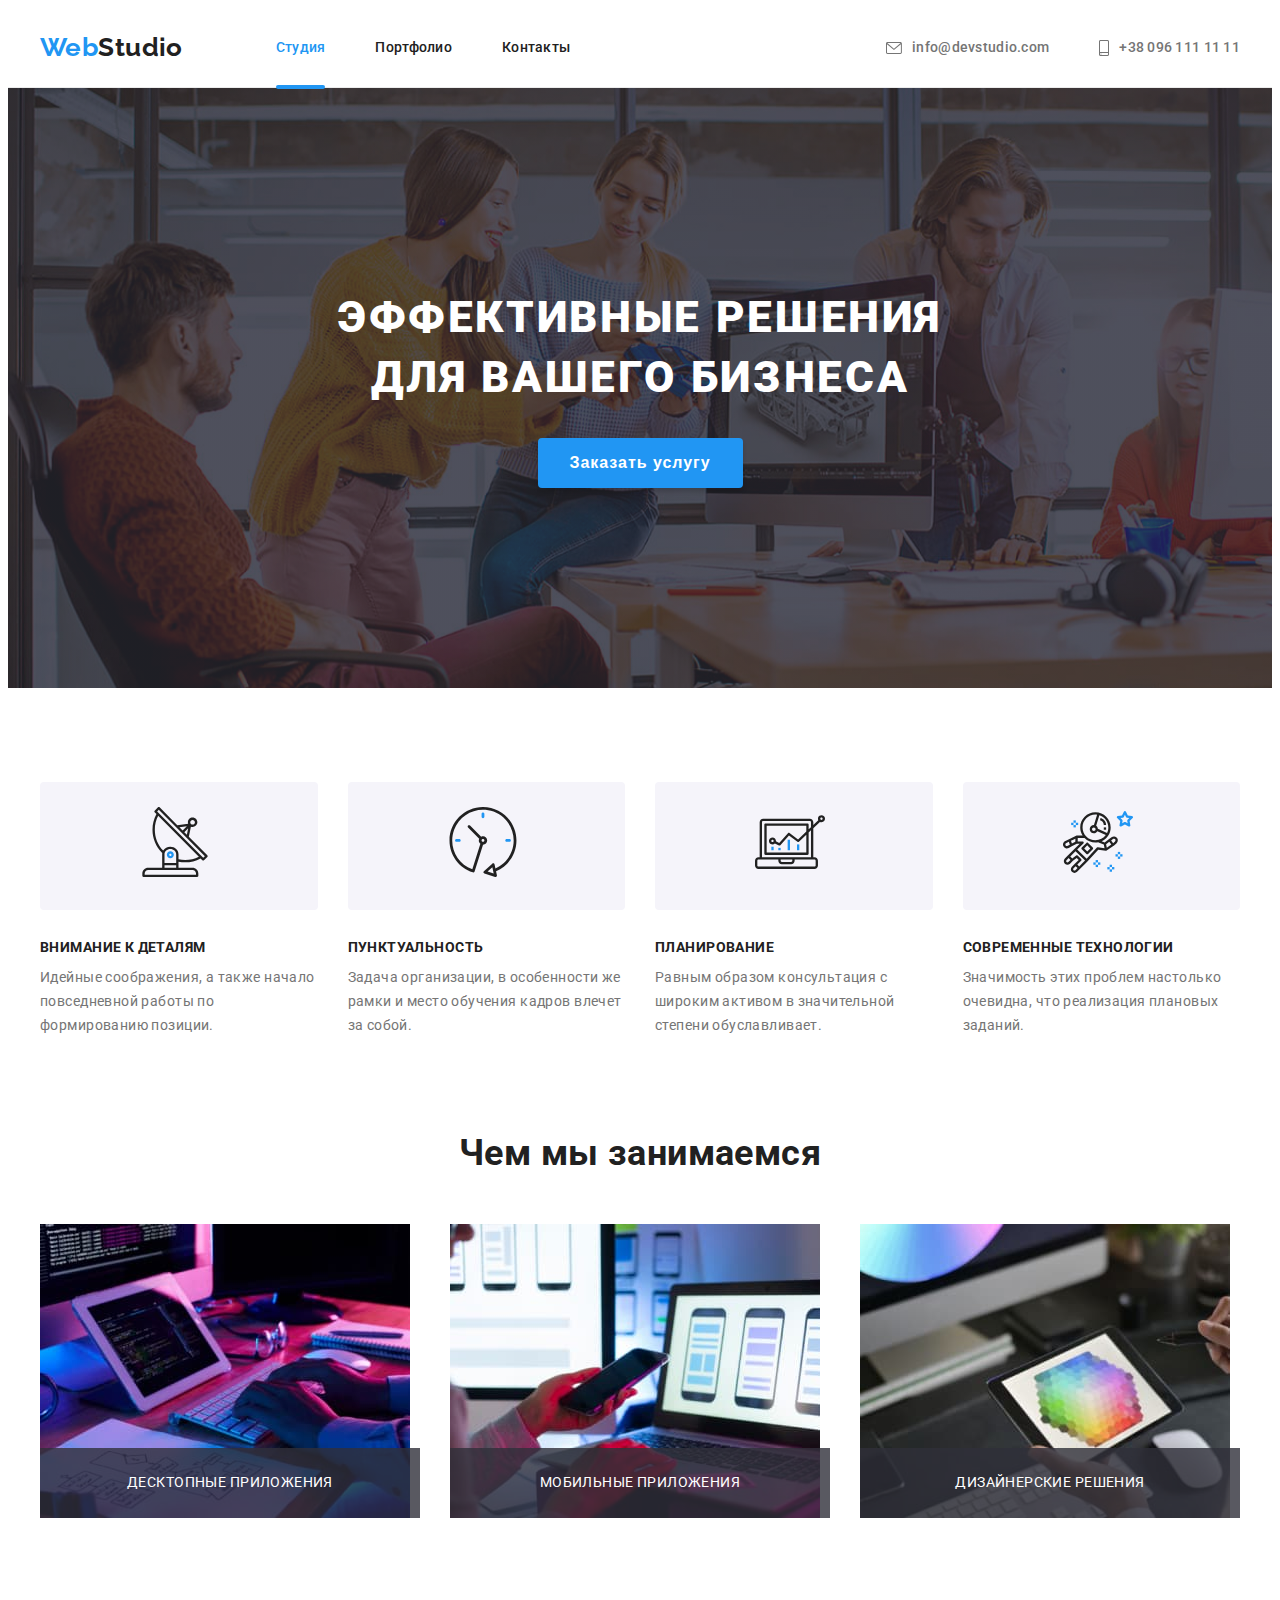
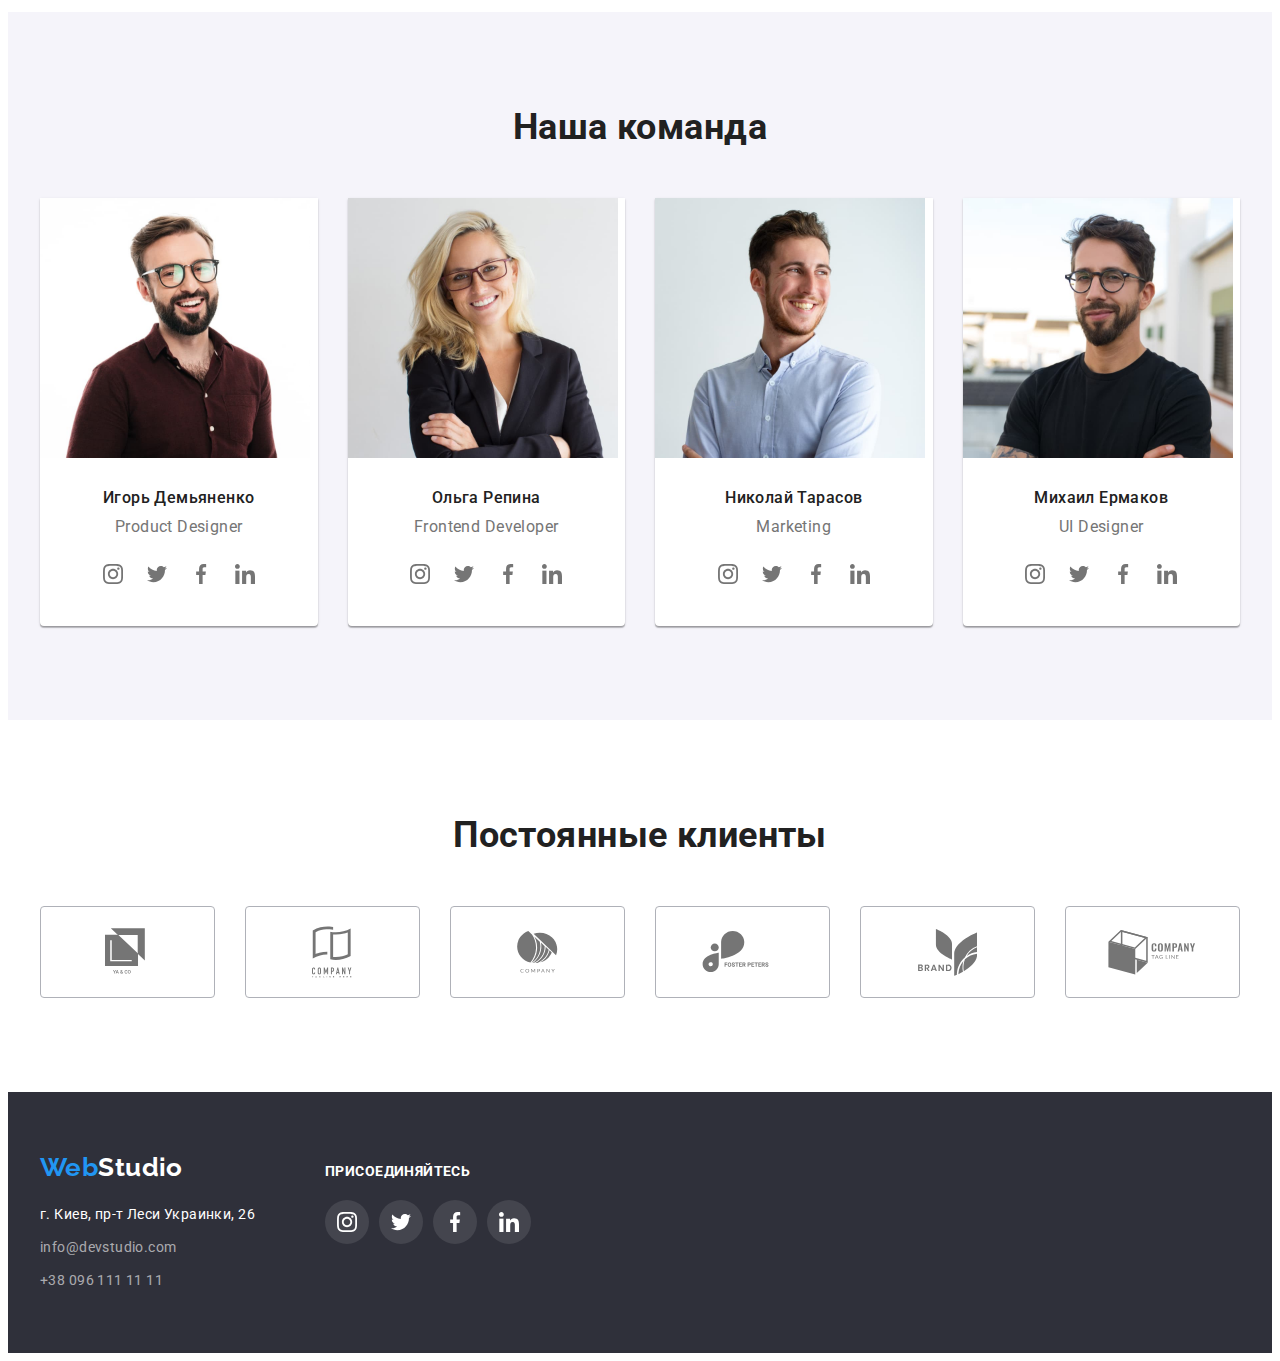
<file: index.html>
<!DOCTYPE html>
<html lang="ru">
  <head>
    <meta charset="UTF-8" />
    <meta http-equiv="X-UA-Compatible" content="IE=edge" />
    <meta name="viewport" content="width=device-width, initial-scale=1.0" />
    <title>Студия</title>
    <link rel="preconnect" href="https://fonts.gstatic.com" />
    <link href="https://fonts.googleapis.com/css2?family=Raleway:wght@700&family=Roboto:wght@400;500;700;900&display=swap" rel="stylesheet"/>
    <link rel="stylesheet" href="https://cdnjs.cloudflare.com/ajax/libs/modern-normalize/1.0.0/modern-normalize.min.css" integrity="sha512-ISS7cAi1PEhQ8jnbJpJZMd29NlhNj4AWYyLOSp2CE/CsHxTCu+r+t0D2yoJudVrd0/8fTVPUVDzY5Tvli75u/g==" crossorigin="anonymous" />
    <link rel="stylesheet" href="./css/styles.css"/>
  </head>
  <body>
    <!-- Верхняя линия-->
    <header class="page-header">
      <div class="container">
        <nav class="main-nav">
          <a href="./index.html" class="logo">Web<span class="color">Studio</span></a>
          <ul class="site-nav list">
            <li class="item"><a href="./index.html" class="link current">Студия</a></li>
            <li class="item"><a href="./portfolio.html" class="link">Портфолио</a></li>
            <li class="item"><a href="" class="link">Контакты</a></li>
          </ul>
        </nav>
        <ul class="contact list">
            <li class="item">
                <a href="mailto:info@devstudio.com" lang="en" class="link mail">
                    <svg class="mail icon" width="16" height="12">
                        <use href="./images/icons.svg#icon-envelope"></use>
                    </svg>
                    info@devstudio.com
                </a>
            </li>
            <li class="item">
                <a href="tel:+380961111111" class="link tel">
                    <svg class="tel icon" width="10" height="16">
                        <use href="./images/icons.svg#icon-smartphone"></use>
                    </svg>
                    +38 096 111 11 11
                </a>
            </li>
        </ul>
      </div>
    </header>

    <main>
      <!-- Шапка-->
      <section class="hero">
        <div class="container">
          <h1 class="hero-title">Эффективные решения<br>для вашего бизнеса</h1>
          <button type="button" class="button primary" data-modal-open>Заказать услугу</button>
        </div>
      </section>

      <!-- Особенности-->
      <section class="section feature">
        <div class="container">
          <ul class="feature-icon list">
            <li class="item">
              <div class="container-feature">
                <svg class="feature icon">
                  <use href="./images/icons.svg#icon-antenna"></use>
                </svg>
              </div>
            </li>
            <li class="item">
              <div class="container-feature">
                <svg class="feature icon">
                  <use href="./images/icons.svg#icon-clock"></use>
                </svg>
              </div>
            </li>
            <li class="item">
              <div class="container-feature">
                <svg class="feature icon">
                  <use href="./images/icons.svg#icon-diagram"></use>
                </svg>
              </div>
            </li>
            <li class="item">
              <div class="container-feature">
                <svg class="feature icon">
                  <use href="./images/icons.svg#icon-astronaut"></use>
                </svg>
              </div>
            </li>
          </ul>

          <h2 class="visually-hidden">Особености</h2>
          <ul class="feature-list list">
            <li class="item">
              <h3 class="title">Внимание к деталям</h3>
              <p>
                Идейные соображения, а также начало повседневной работы по формированию позиции.
              </p>
            </li>
            <li class="item">
              <h3 class="title">Пунктуальность</h3>
              <p>
                Задача организации, в особенности же рамки и место обучения кадров влечет за собой.
              </p>
            </li>
            <li class="item">
              <h3 class="title">Планирование</h3>
              <p>
                Равным образом консультация с широким активом в значительной степени обуславливает.
              </p>
            </li>
            <li class="item">
              <h3 class="title">Современные технологии</h3>
              <p>
                Значимость этих проблем настолько очевидна, что реализация плановых заданий.
              </p>
            </li>
          </ul>
        </div>
      </section>

      <!-- Чем мы занимаемся-->
      <section class="section work">
        <div class="container">
          <h2 class="section-title work">Чем мы занимаемся</h2>
          <ul class="work-list list">
            <li class="item">
              <img src="./images/img-box-1.jpg" alt="Делаем верстку сайтов" width="370" height="294"/>
              <p class="work-description">Десктопные приложения</p>
            </li>
            <li class="item">
              <img src="./images/img-box-2.jpg" alt="Сайты адаптируем под все устройства" width="370" height="294"/>
              <p class="work-description">Мобильные приложения</p>
            </li>
            <li class="item">
              <img src="./images/img-box-3.jpg" alt="Разрабатываем уникальные" width="370" height="294"/>
              <p class="work-description">Дизайнерские решения</p>
            </li>
          </ul>
        </div>
      </section>

      <!-- Наша команда-->
      <section class="section team">
        <div class="container">
          <h2 class="section-title">Наша команда</h2>
          <ul class="team-list list">
            <li class="item">
              <img src="./images/pd.jpg" alt="Product Designer" lang="en" width="270" height="260"/>
              <div class="container-team">
                <h3 class="title">Игорь Демьяненко</h3>
                <p lang="en" class="section-description">Product Designer</p>
                <ul class="our-team-social list">
                  <li class="logo-item">
                    <a href="" class="our-team link">
                      <svg class="icon">
                        <use href="./images/icons.svg#icon-instagram"></use>
                      </svg>
                    </a>
                  </li>
                  <li class="logo-item">
                    <a href="" class="our-team link">
                      <svg class="icon">
                        <use href="./images/icons.svg#icon-twitter"></use>
                      </svg>
                    </a>
                  </li>
                  <li class="logo-item">
                    <a href="" class="our-team link">
                      <svg class="icon">
                        <use href="./images/icons.svg#icon-facebook"></use>
                      </svg>
                    </a>
                  </li>
                  <li class="logo-item">
                    <a href="" class="our-team link">
                      <svg class="icon">
                        <use href="./images/icons.svg#icon-linkedin"></use>
                      </svg>
                    </a>
                  </li>
                </ul>
              </div>
            </li>
            <li class="item">
              <img src="./images/fd.jpg" alt="Frontend Developer" lang="en" width="270" height="260"/>
              <div class="container-team">
                <h3 class="title">Ольга Репина</h3>
                <p lang="en" class="section-description">Frontend Developer</p>
                <ul class="our-team-social list">
                  <li class="logo-item">
                    <a href="" class="our-team link">
                      <svg class="icon">
                        <use href="./images/icons.svg#icon-instagram"></use>
                      </svg>
                    </a>
                  </li>
                  <li class="logo-item">
                    <a href="" class="our-team link">
                      <svg class="icon">
                        <use href="./images/icons.svg#icon-twitter"></use>
                      </svg>
                    </a>
                  </li>
                  <li class="logo-item">
                    <a href="" class="our-team link">
                      <svg class="icon">
                        <use href="./images/icons.svg#icon-facebook"></use>
                      </svg>
                    </a>
                  </li>
                  <li class="logo-item">
                    <a href="" class="our-team link">
                      <svg class="icon">
                        <use href="./images/icons.svg#icon-linkedin"></use>
                      </svg>
                    </a>
                  </li>
                </ul>
              </div>
            </li>
            <li class="item">
              <img src="./images/mark.jpg" alt="Marketing" lang="en" width="270" height="260"/>
              <div class="container-team">
                <h3 class="title">Николай Тарасов</h3>
                <p lang="en" class="section-description">Marketing</p>
                <ul class="our-team-social list">
                  <li class="logo-item">
                    <a href="" class="our-team link">
                      <svg class="icon">
                        <use href="./images/icons.svg#icon-instagram"></use>
                      </svg>
                    </a>
                  </li>
                  <li class="logo-item">
                    <a href="" class="our-team link">
                      <svg class="icon">
                        <use href="./images/icons.svg#icon-twitter"></use>
                      </svg>
                    </a>
                  </li>
                  <li class="logo-item">
                    <a href="" class="our-team link">
                      <svg class="icon">
                        <use href="./images/icons.svg#icon-facebook"></use>
                      </svg>
                    </a>
                  </li>
                  <li class="logo-item">
                    <a href="" class="our-team link">
                      <svg class="icon">
                        <use href="./images/icons.svg#icon-linkedin"></use>
                      </svg>
                    </a>
                  </li>
                </ul>
              </div>
            </li>
            <li class="item">
              <img src="./images/ui.jpg" alt="Marketing" lang="en" width="270" height="260"/>
              <div class="container-team">
                <h3 class="title">Михаил Ермаков</h3>
                <p lang="en" class="section-description">UI Designer</p>
                <ul class="our-team-social list">
                  <li class="logo-item">
                    <a href="" class="our-team link">
                      <svg class="icon">
                        <use href="./images/icons.svg#icon-instagram"></use>
                      </svg>
                    </a>
                  </li>
                  <li class="logo-item">
                    <a href="" class="our-team link">
                      <svg class="icon">
                        <use href="./images/icons.svg#icon-twitter"></use>
                      </svg>
                    </a>
                  </li>
                  <li class="logo-item">
                    <a href="" class="our-team link">
                      <svg class="icon">
                        <use href="./images/icons.svg#icon-facebook"></use>
                      </svg>
                    </a>
                  </li>
                  <li class="logo-item">
                    <a href="" class="our-team link">
                      <svg class="icon">
                        <use href="./images/icons.svg#icon-linkedin"></use>
                      </svg>
                    </a>
                  </li>
                </ul>
              </div>
            </li>
          </ul>  
        </div>
      </section>
      
      <!-- Постоянные клиенты -->
      <section class="section customers">
        <div class="container">
          <h2 class="section-title">Постоянные клиенты</h2>
          <ul class="customers-list list">
            <li class="item">
              <a class="customers-link link">
                <svg class="customers icon" width="44" height="49">
                  <use href="./images/icons.svg#icon-logo-f"></use>
                </svg>
              </a>
            </li>
            <li class="item">
              <a href="" class="customers-link link">
                <svg class="customers icon" width="40" height="52">
                  <use href="./images/icons.svg#icon-logo-s"></use>
                </svg>
              </a>
            </li>
            <li class="item">
              <a href="" class="customers-link link">
                <svg class="customers icon" width="41" height="42">
                  <use href="./images/icons.svg#icon-logo-t"></use>
                </svg>
              </a>
            </li>
            <li class="item">
              <a href="" class="customers-link link">
                <svg class="customers icon" width="80" height="42">
                  <use href="./images/icons.svg#icon-logo-fourth"></use>
                </svg>
              </a>
            </li>
            <li class="item">
              <a href="" class="customers-link link">
                <svg class="customers icon" width="59" height="47">
                  <use href="./images/icons.svg#icon-logo-fifth"></use>
                </svg>
              </a>
            </li>
            <li class="item">
              <a href="" class="customers-link link">
                <svg class="customers icon" width="88" height="45">
                  <use href="./images/icons.svg#icon-logo-sixth"></use>
                </svg>
              </a>
            </li>
          </ul>
        </div>
      </section>

    </main>

    <!-- Подвал-->
    <footer class="footer">
      <div class="container">
        <div class="container-address">
          <ul class="join list">
            <li class="join item">
              <a href="./index.html" class="logo">Web<span class="color">Studio</span></a>
              <address class="address">
                <ul class="address-contact list">
                  <li class="item">
                    <a href="https://goo.gl/maps/bDqofm7ymKL2JDEw8" target="_blank"  class="link map-address">г. Киев, пр-т Леси Украинки, 26</a>
                  </li>
                 <li class="item">
                   <a href="mailto:info@devstudio.com" lang="en" class="link address">info@devstudio.com</a>
                  </li>
                  <li class="item">
                    <a href="tel:+380961111111" class="link address">+38 096 111 11 11</a>
                  </li>
               </ul>
              </address>
            </li>
          </ul>
        </div>
        <div class="container-join">
          <h2 class="section-title">присоединяйтесь</h2>
          <ul class="join list">
            <li class="logo-item">
              <a href="" class="join link">
                <svg class="icon">
                  <use href="./images/icons.svg#icon-instagram"></use>
                </svg>
              </a>
            </li>
            <li class="logo-item">
              <a href="" class="join link">
                <svg class="icon">
                  <use href="./images/icons.svg#icon-twitter"></use>
                </svg>
              </a>
            </li>
            <li class="logo-item">
              <a href="" class="join link">
                <svg class="icon">
                  <use href="./images/icons.svg#icon-facebook"></use>
                </svg>
              </a>
            </li>
            <li class="logo-item">
              <a href="" class="join link">
                <svg class="icon">
                  <use href="./images/icons.svg#icon-linkedin"></use>
                </svg>
              </a>
            </li>
            </ul>
        </div>
      </div>
    </footer>

    <div class="backdrop is-hidden" data-modal>
        <div class="modal">
          <button type="button" class="modal-close-btn" data-modal-close>
            <svg width="18" height="18">
              <use href="./images/icons.svg#icon-close-black"></use>
            </svg>
          </button>
        </div>
    </div>

    <script src="./js/modal.js"></script>

  </body>
</html>
</file>
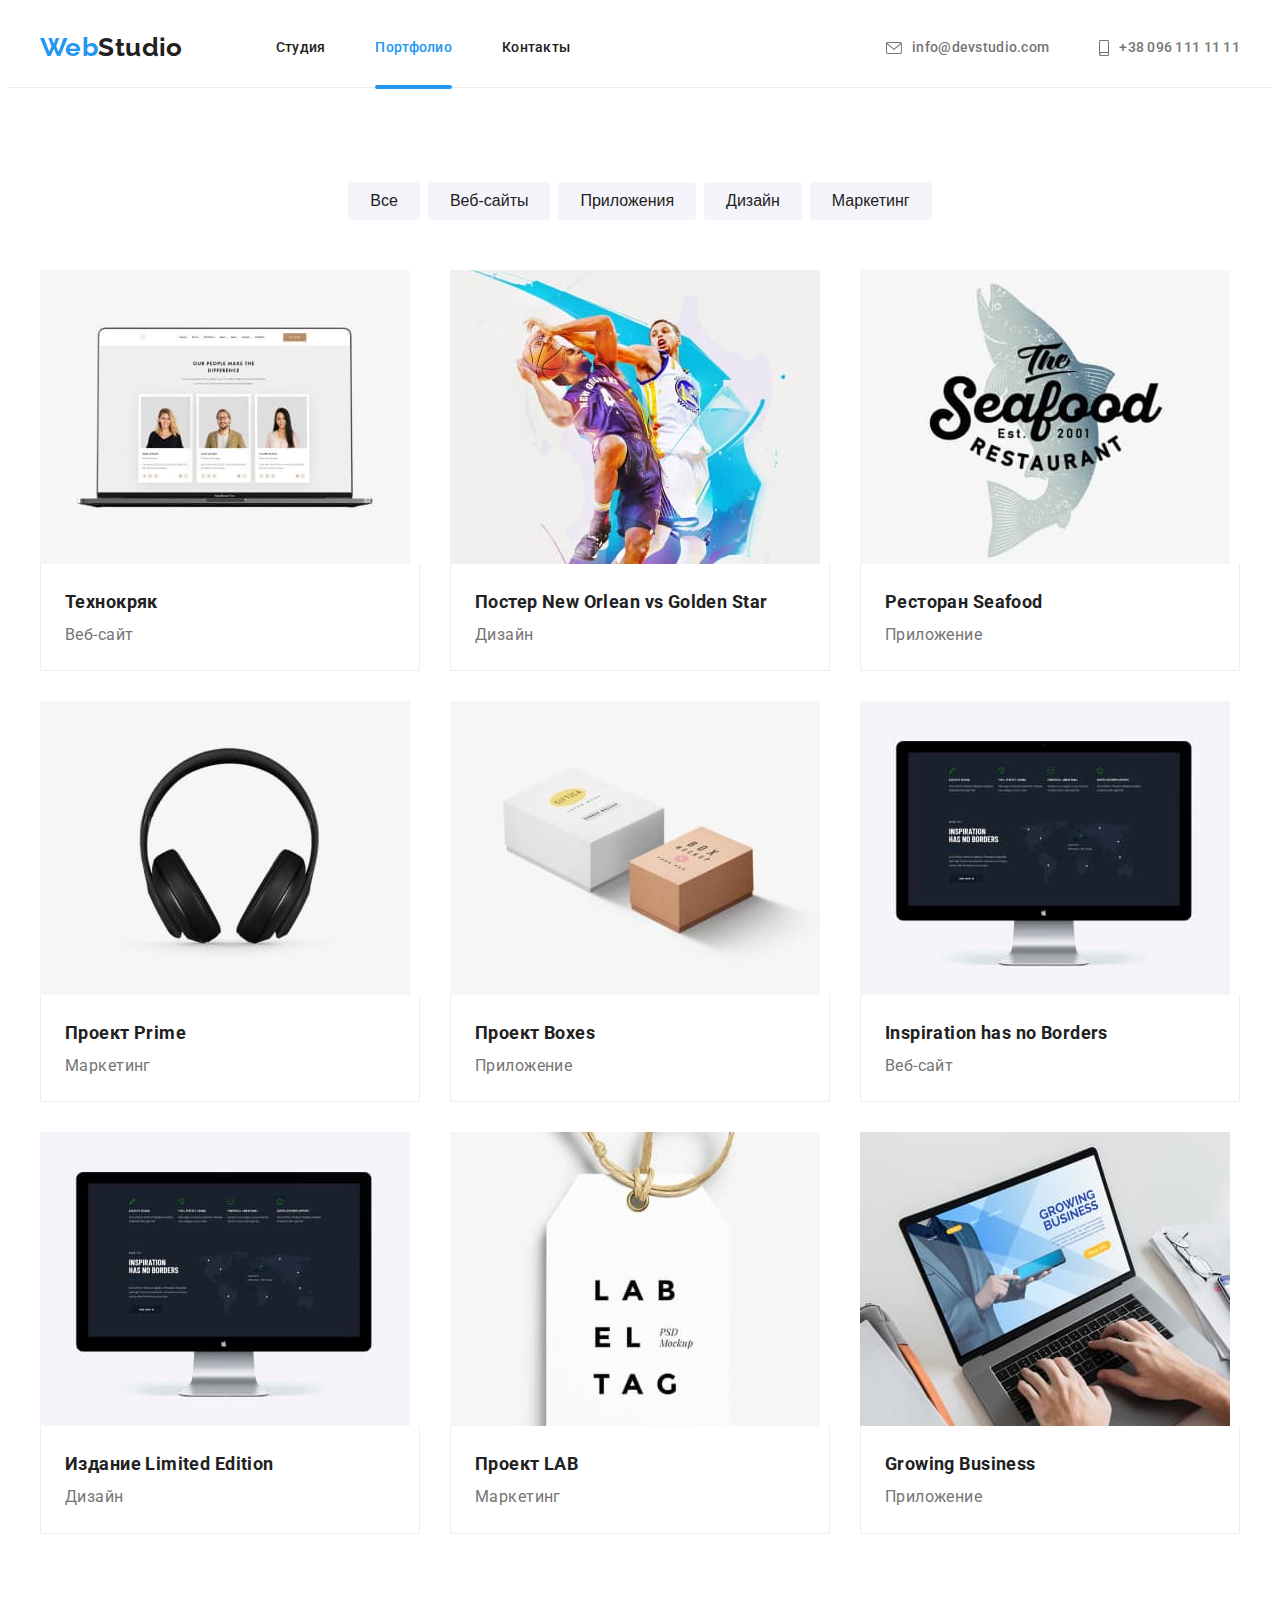
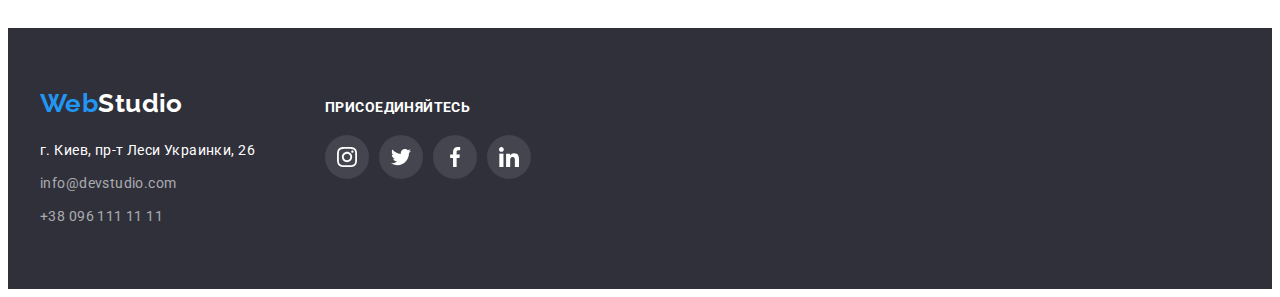
<file: portfolio.html>
<!DOCTYPE html>
<html lang="ru">
  <head>
    <meta charset="UTF-8" />
    <meta http-equiv="X-UA-Compatible" content="IE=edge" />
    <meta name="viewport" content="width=device-width, initial-scale=1.0" />
    <title>Портфолио</title>
    <link rel="preconnect" href="https://fonts.gstatic.com" />
    <link href="https://fonts.googleapis.com/css2?family=Raleway:wght@700&family=Roboto:wght@400;500;700;900&display=swap" rel="stylesheet"/>
    <link rel="stylesheet" href="https://cdnjs.cloudflare.com/ajax/libs/modern-normalize/1.0.0/modern-normalize.min.css" integrity="sha512-ISS7cAi1PEhQ8jnbJpJZMd29NlhNj4AWYyLOSp2CE/CsHxTCu+r+t0D2yoJudVrd0/8fTVPUVDzY5Tvli75u/g==" crossorigin="anonymous" />
    <link rel="stylesheet" href="./css/styles.css" />
  </head>
  <body>
    <!-- Верхняя линия-->
    <header class="page-header">
      <div class="container">
        <nav class="main-nav">
          <a href="./index.html" class="logo">Web<span class="color">Studio</span></a>
          <ul class="site-nav list">
            <li class="item"><a href="./index.html" class="link ">Студия</a></li>
            <li class="item"><a href="./portfolio.html" class="link current">Портфолио</a></li>
            <li class="item"><a href="" class="link">Контакты</a></li>
          </ul>
        </nav>
        <ul class="contact list">
            <li class="item">
                <a href="mailto:info@devstudio.com" lang="en" class="link mail">
                    <svg class="mail icon" width="16" height="12">
                        <use href="./images/icons.svg#icon-envelope"></use>
                    </svg>
                    info@devstudio.com
                </a>
            </li>
            <li class="item">
                <a href="tel:+380961111111" class="link tel">
                    <svg class="tel icon" width="10" height="16">
                        <use href="./images/icons.svg#icon-smartphone"></use>
                    </svg>
                    +38 096 111 11 11
                </a>
            </li>
        </ul>
      </div>
    </header>

    <main>
      <section class="section card-list">
        <h1 class="section-title visually-hidden">Портфолио</h1>

        <!-- Список для фильтра в виде кнопок -->
        <div class="container">
          <ul class="filter-list list">
            <li class="item"><button type="button" class="button secondary">Все</button></li>
            <li class="item">
              <button type="button" class="button secondary">Веб-сайты</button>
            </li>
            <li class="item">
              <button type="button" class="button secondary">Приложения</button>
            </li>
            <li class="item">
              <button type="button" class="button secondary">Дизайн</button>
            </li>
            <li class="item">
              <button type="button" class="button secondary">Маркетинг</button>
            </li>
          </ul>
        </div>

        <!-- Список наших проектов -->
        <div class="container">
          <ul class="project-list list">
            <li class="item">
              <a href="" class="project link">
                <div class="project-link">
                  <img src="./images/tehnoktyak.jpg" alt="Веб-сайт" width="370" height="294"/>
                  <div class="project-link-descripion">
                    <p>Технокряк это современная площадка распространения коронавируса. Компании используют эту платформу для цифрового шпионажа и атак на защищённые сервера конкурентов.</p>                
                  </div>
                </div>
                <div class="container-project">
                  <h2 class="title">Технокряк</h2>
                  <p class="section-description">Веб-сайт</p>
                </div>
              </a>
            </li>
            <li class="item">
              <a href="" class="project link">
                <div class="project-link">
                  <img src="./images/neworlean-vs-goldenstar.jpg" alt="Дизайн" width="370" height="294"/>
                  <div class="project-link-descripion">
                    <p>Технокряк это современная площадка распространения коронавируса. Компании используют эту платформу для цифрового шпионажа и атак на защищённые сервера конкурентов.</p>                
                  </div>
                </div>
                <div class="container-project">
                  <h2 class="title">Постер New Orlean vs Golden Star</h2>
                  <p class="section-description">Дизайн</p>
                </div>
              </a>
            </li>
            <li class="item">
              <a href="" class="project link">
                <div class="project-link">
                  <img src="./images/seafood.jpg" alt="Ресторан" width="370" height="294"/>
                  <div class="project-link-descripion">
                    <p>Технокряк это современная площадка распространения коронавируса. Компании используют эту платформу для цифрового шпионажа и атак на защищённые сервера конкурентов.</p>                
                  </div>
                </div>
                <div class="container-project">
                  <h2 class="title">Ресторан Seafood</h2>
                  <p class="section-description">Приложение</p>
                </div>
              </a>
            </li>
            <li class="item">
              <a href="" class="project link">
                <div class="project-link">
                  <img src="./images/project-prime.jpg" alt="Проект" width="370" height="294"/>
                  <div class="project-link-descripion">
                    <p>Технокряк это современная площадка распространения коронавируса. Компании используют эту платформу для цифрового шпионажа и атак на защищённые сервера конкурентов.</p>                
                  </div>
                </div>
                <div class="container-project">
                  <h2 class="title">Проект Prime</h2>
                  <p class="section-description">Маркетинг</p>
                </div>
              </a>
            </li>
            <li class="item">
              <a href="" class="project link">
                <div class="project-link">
                  <img src="./images/project-boxes.jpg" alt="Проект" width="370" height="294"/>
                  <div class="project-link-descripion">
                    <p>Технокряк это современная площадка распространения коронавируса. Компании используют эту платформу для цифрового шпионажа и атак на защищённые сервера конкурентов.</p>                
                  </div>
                </div>
                <div class="container-project">
                  <h2 class="title">Проект Boxes</h2>
                  <p class="section-description">Приложение</p>
                </div>
              </a>
            </li>
            <li class="item">
              <a href="" class="project link">
                <div class="project-link">
                  <img src="./images/inspiration-has-no-borders.jpg" alt="Веб-сайт" width="370" height="294"/>
                  <div class="project-link-descripion">
                    <p>Технокряк это современная площадка распространения коронавируса. Компании используют эту платформу для цифрового шпионажа и атак на защищённые сервера конкурентов.</p>                
                  </div>
                </div>
                <div class="container-project">
                  <h2 class="title">Inspiration has no Borders</h2>
                  <p class="section-description">Веб-сайт</p>
                </div>
              </a>
            </li>
            <li class="item">
              <a href="" class="project link">
                <div class="project-link">
                  <img src="./images/inspiration-has-no-borders.jpg" alt="Веб-сайт" width="370" height="294"/>
                  <div class="project-link-descripion">
                    <p>Технокряк это современная площадка распространения коронавируса. Компании используют эту платформу для цифрового шпионажа и атак на защищённые сервера конкурентов.</p>                
                  </div>
                </div>
                <div class="container-project">
                  <h2 class="title">Издание Limited Edition</h2>
                  <p class="section-description">Дизайн</p>
                </div>
              </a>
            </li>
            <li class="item">
              <a href="" class="project link">
                <div class="project-link">
                  <img src="./images/project-lab.jpg" alt="Маркетинг" height="294"/>
                  <div class="project-link-descripion">
                    <p>Технокряк это современная площадка распространения коронавируса. Компании используют эту платформу для цифрового шпионажа и атак на защищённые сервера конкурентов.</p>                
                  </div>
                </div>
                <div class="container-project">
                  <h2 class="title">Проект LAB</h2>
                  <p class="section-description">Маркетинг</p>
                </div>
              </a>
            </li>
            <li class="item">
              <a href="" class="project link">
                <div class="project-link">
                  <img src="./images/growing-business.jpg" alt="Приложение" width="370" height="294"/>
                  <div class="project-link-descripion">
                    <p>Технокряк это современная площадка распространения коронавируса. Компании используют эту платформу для цифрового шпионажа и атак на защищённые сервера конкурентов.</p>                
                  </div>
                </div>
                <div class="container-project">
                  <h2 class="title">Growing Business</h2>
                  <p class="section-description">Приложение</p>
                </div>
              </a>
            </li>
          </ul>
        </div>
      </section>
    </main>
      
    <!-- Подвал-->
    <footer class="footer">
      <div class="container">
        <div class="container-address">
          <ul class="join list">
            <li class="join item">
              <a href="./index.html" class="logo">Web<span class="color">Studio</span></a>
              <address class="address">
                <ul class="address-contact list">
                  <li class="item">
                    <a href="https://goo.gl/maps/bDqofm7ymKL2JDEw8" target="_blank"  class="link map-address">г. Киев, пр-т Леси Украинки, 26</a>
                  </li>
                 <li class="item">
                   <a href="mailto:info@devstudio.com" lang="en" class="link address">info@devstudio.com</a>
                  </li>
                  <li class="item">
                    <a href="tel:+380961111111" class="link address">+38 096 111 11 11</a>
                  </li>
               </ul>
              </address>
            </li>
          </ul>
        </div>
        <div class="container-join">
          <h2 class="section-title">присоединяйтесь</h2>
          <ul class="join list">
            <li class="logo-item">
              <a href="" class="join link">
                <svg class="icon">
                  <use href="./images/icons.svg#icon-instagram"></use>
                </svg>
              </a>
            </li>
            <li class="logo-item">
              <a href="" class="join link">
                <svg class="icon">
                  <use href="./images/icons.svg#icon-twitter"></use>
                </svg>
              </a>
            </li>
            <li class="logo-item">
              <a href="" class="join link">
                <svg class="icon">
                  <use href="./images/icons.svg#icon-facebook"></use>
                </svg>
              </a>
            </li>
            <li class="logo-item">
              <a href="" class="join link">
                <svg class="icon">
                  <use href="./images/icons.svg#icon-linkedin"></use>
                </svg>
              </a>
            </li>
            </ul>
        </div>
      </div>
    </footer>
  </body>
</html>
</file>
<file: css/styles.css>
:root {
    --primary-text-color: #757575;
    --title-text-color: #212121;
    --accent-color: #2196f3;
    --primary-white-color: #ffffff;
    --secondary-bg-color: #2f303a;
    --footer-link-color: rgba(255, 255, 255, 0.6);
    --third-bg-color: #f5f4fa;
    --primary-bth-hover-color: #188CE8;
    --icon-color-customers: #AFB1B8;
}

h1,
h2,
h3,
h4,
h5,
h6,
p {
    margin: 0;
}

img {
    display: block;
}

ul {
    margin: 0;
    padding: 0;
}

body {
    background-color: var(--primary-white-color);
    color: var(--primary-text-color);

    font-size: 14px;
    line-height: 1.71;
    font-family: Roboto, sans-serif;
    letter-spacing: 0.03em;
}

.visually-hidden {
    position: absolute !important;
    clip: rect(1px 1px 1px 1px);
    /* IE6, IE7 */
    clip: rect(1px, 1px, 1px, 1px);
    padding: 0 !important;
    border: 0 !important;
    height: 1px !important;
    width: 1px !important;
    overflow: hidden;
}


/* ==================== UTILITIES =====================*/

.container {
    margin: 0 auto;
    width: 1200px;
    padding-right: 15px;
    padding-left: 15px;
}

.list {
    list-style: none;
}

.link {
    text-decoration: none;
    outline: none;
}

.address {
    font-style: normal;
}

.section {
    padding-top: 94px;
    padding-bottom: 94px;
}

.section-title {
    color: var(--title-text-color);

    font-weight: 700;
    font-size: 36px;
    line-height: 1.17;
    text-align: center;
}

/* ==================== END UTILITIES===================== */

/* ==================== BUTTON =========================== */

.button {
    color: var(--title-text-color);
    background-color: var(--third-bg-color);

    border: none;
    border-radius: 4px;
    padding: 6px 22px;
    transition: color 250ms cubic-bezier(0.4, 0, 0.2, 1);
    outline: none;
    cursor: pointer;
    font-weight: 500;
    font-size: 16px;
    line-height: 1.63;
}

.button.primary {
    color: var(--primary-white-color);
    background-color: var(--accent-color);

    box-shadow: 0px 4px 4px rgba(0, 0, 0, 0.15);
    padding: 10px 32px;

    font-weight: 700;
    line-height: 1.88;
    letter-spacing: 0.06em;

}



.button.primary:hover,
.button.primary:focus {
    background-color: var(--primary-bth-hover-color);

}

.button.secondary:hover,
.button.secondary:focus {
    color: var(--primary-white-color);
    background-color: var(--accent-color);

    box-shadow: 0px 3px 1px rgba(0, 0, 0, 0.1),
        0px 1px 2px rgba(0, 0, 0, 0.08),
        0px 2px 2px rgba(0, 0, 0, 0.12);
}

/* ===================== END BUTTON =================== */

/* ===================== HEADER ======================= */

.page-header {
    padding-top: 24px;
    padding-bottom: 24px;
}

.page-header .container {
    display: flex;
    align-items: center;
}

.page-header {
    border-bottom: 1px solid #ECECEC;
}

.main-nav {
    display: flex;
    align-items: center;
}

.main-nav .logo {
    margin-right: 93px;
}

/* ================= logo ================= */
.logo {
    color: var(--accent-color);
    font-family: "Raleway", sans-serif;
    outline: none;
    text-decoration: none;
    font-weight: 700;
    font-size: 26px;
    line-height: 1.2;
}

.logo .color {
    color: var(--title-text-color);
}

/* ================= END LOGO ================= */

/* =============== SITE NAV =================== */

.site-nav {
    display: flex;
    align-items: center;
}

.site-nav .item:not(:last-child) {
    margin-right: 50px;
}

.site-nav .link {
    color: var(--title-text-color);

    transition: color 250ms cubic-bezier(0.4, 0, 0.2, 1);

    font-weight: 500;
    line-height: 1.14;
    letter-spacing: 0.02em;
}

.site-nav .link:hover,
.site-nav .link:focus {
    color: var(--accent-color);
}

.site-nav .link.current {
    color: var(--accent-color);
}

.contact.list .item {
    position: relative;
}

.main-nav .link {
    position: relative;
}

.link.current::after {
    position: absolute;
    content: "";
    height: 4px;
    width: 100%;
    /* top: 100%;
    left: 0; */
    border-radius: 2px;
    background-color: var(--accent-color);
    display: block;
    margin-top: 25px;
}

/* === END SITE NAV ===  */

/* === CONTACT ==== */

.contact {
    display: flex;
    align-items: center;
}

.contact .item:not(:last-child) {
    margin-right: 50px;
}

.contact .link {
    color: var(--primary-text-color);

    font-weight: 500;
    line-height: 1.14;
    letter-spacing: 0.02em;
}


.contact {
    margin-left: auto;
    transition: color 250ms cubic-bezier(0.4, 0, 0.2, 1);
}

.contact .link.mail {
    display: flex;
    justify-content: center;
    align-items: center;
}

.contact .mail.icon {
    margin-right: 10px;
}

.contact .link.tel {
    display: flex;
    justify-content: center;
    align-items: center;
}

.contact .tel.icon {
    margin-right: 10px;
}

.icon {
    fill: var(--primary-text-color);
}

.contact .link:hover,
.contact .link:focus {
    color: var(--accent-color);
}

.contact .link:hover .icon,
.contact .link:focus .icon {
    fill: var(--accent-color);
}


/* ======================= END HEADER =================== */

/* ======================= HERO ========================= */

.hero {
    max-width: 1600px;
    background-color: var(--secondary-bg-color);
    background-image: linear-gradient(rgba(47, 48, 58, 0.4),
            rgba(47, 48, 58, 0.4)), url("../images/img-overlay.png"),
        url("../images/hero-bg-image.jpg");
    background-repeat: no-repeat;
    background-size: cover;

    text-align: center;
    padding-top: 200px;
    padding-bottom: 200px;
}

.hero-title {
    margin-bottom: 30px;

    color: var(--primary-white-color);

    font-weight: 900;
    font-size: 44px;
    line-height: 1.36;
    text-align: center;
    letter-spacing: 0.06em;
    text-transform: uppercase;
}

/* ====================== END HERO ====================== */

/* ====================== FEATURE ======================= */

.feature-list {
    display: flex;
    flex-wrap: wrap;
    margin-top: -30px;
    margin-left: -30px;
}

/* common item */

.feature-list .item {
    width: calc(100% / 4 - 30px);
    margin-top: 30px;
    margin-left: 30px;
}

/* end common item */

.feature-list .title {
    margin-bottom: 10px;
    color: var(--title-text-color);

    width: 270px;
    font-size: 14px;
    font-weight: 700;
    line-height: 1.14;
    text-transform: uppercase;
}

.feature-icon {
    display: flex;
    font-weight: wrap;
    margin-top: -30px;
    margin-left: -30px;
    margin-bottom: 30px;
}

.feature-icon .item {
    width: calc(100% / 4 - 30px);
    margin-top: 30px;
    margin-left: 30px;
}

.feature-icon .item {
    padding: 25px 100px;
    background-color: var(--third-bg-color);
    border-radius: 4px;
}

.feature-icon .feature.icon {
    width: 70px;
    height: 70px;
}

/* ====================== END FEATURE ===================== */

/* ====================== WORK ============================ */

.section.work {
    padding-top: 0;
}

.work-list {
    display: flex;
    flex-wrap: wrap;
    margin-top: -30px;
    margin-left: -30px;
}

.work-list .item {
    width: calc(100% / 3 - 30px);
    margin-top: 30px;
    margin-left: 30px;
}

.section-title.work {
    margin-bottom: 50px;
}

.work-list .item {
    position: relative;
}

.work-description {
    display: flex;
    justify-content: center;
    align-items: center;
    position: absolute;
    bottom: 0;
    color: var(--primary-white-color);
    background-color: rgba(47, 48, 58, 0.8);
    width: 100%;
    height: 70px;
    line-height: 1.14;
    text-transform: uppercase;

}

/* ======================= END WORK ======================= */

/* ======================= OUR TEAM ======================= */

.section.team {
    background-color: var(--third-bg-color);
}

.team-list {
    display: flex;
    flex-wrap: wrap;
    margin-top: -30px;
    margin-left: -30px;
}

.team-list .item {
    width: calc(100% / 4 - 30px);
    margin-top: 30px;
    margin-left: 30px;
}

.team-list .item {
    background-color: var(--primary-white-color);

    box-shadow: 0px 1px 3px rgba(0, 0, 0, 0.12),
        0px 1px 1px rgba(0, 0, 0, 0.14),
        0px 2px 1px rgba(0, 0, 0, 0.2);
    border-radius: 0px 0px 4px 4px;
}

.container-team {
    padding-top: 30px;
    padding-bottom: 30px;
}

.team .section-title {
    margin-bottom: 50px;
}

.team-list .title {
    color: var(--title-text-color);

    font-weight: 500;
    font-size: 16px;
    line-height: 1.19;

    margin-bottom: 10px;
    text-align: center;
}

.team-list .section-description {
    font-size: 16px;
    line-height: 1.19;
    text-align: center;
    margin-bottom: 16px;
}

.our-team-social {
    display: flex;
    flex-wrap: wrap;
    justify-content: center;
    align-items: center;
}

.our-team-social .logo-item {
    display: flex;
    flex-wrap: wrap;
    justify-content: center;
    align-items: center;
}

.our-team.link {
    display: flex;
    flex-wrap: wrap;
    justify-content: center;
    align-items: center;
    width: 44px;
    height: 44px;
    transition: color 250ms cubic-bezier(0.4, 0, 0.2, 1);
}

.our-team-social .icon {
    width: 20px;
    height: 20px;
    fill: var(--primary-text-color);
}

.our-team .link {
    width: 44px;
    height: 44px;
    border-radius: 50%;
}

.our-team-social .our-team.link:hover,
.our-team-social .our-team.link:focus {
    background-color: var(--accent-color);
    border-radius: 50%;
}

.our-team-social .our-team.link:hover .icon,
.our-team-social .our-team.link:focus .icon {
    fill: var(--primary-white-color);
}

/* ==================== END OUR TEAM =================== */

/* ==================== REGULAR CUSTOMERS ============== */

.customers .section-title {
    margin-bottom: 50px;
}

.customers-list {
    display: flex;
    flex-wrap: wrap;
    margin-top: -30px;
    margin-left: -30px;
    transition: color 250ms cubic-bezier(0.4, 0, 0.2, 1);
}

.customers-list .item {
    width: calc(100% / 6 - 30px);
    margin-top: 30px;
    margin-left: 30px;
}

.customers-link {
    display: flex;
    justify-content: center;
    align-items: center;
    height: 90px;
    border: 1px solid var(--icon-color-customers);
    border-radius: 4px;
}

.customers-list .customers-link:hover,
.customers-list .customers-link:focus {
    border: 1px solid var(--accent-color);
}

.customers-list .customers-link:hover .icon,
.customers-list .customers-link:focus .icon {
    fill: var(--accent-color);
}

/* =================== END REGULAR CUSTOMERS =========== */

/* ==================== FOOTER ========================= */

.footer {
    padding-top: 60px;
    padding-bottom: 60px;
    background-color: var(--secondary-bg-color);
}

.footer .container {
    display: flex;
    justify-content: based;
}

/* .footer .container:not(:last-child) {
    margin-right: 70px;
} */

.container-join {
    margin-left: 70px;
    padding-top: 12px;
}

.address-contact {
    display: flex;
    flex-direction: column;
    transition: color 250ms cubic-bezier(0.4, 0, 0.2, 1);
}

.address-contact .item:not(:last-child) {
    margin-bottom: 9px;
}

.footer .logo {
    display: inline-block;
    margin-bottom: 20px;
}

.footer .color {
    color: var(--primary-white-color);
}


.link.address {
    color: var(--footer-link-color);
}

.link.map-address {
    color: var(--primary-white-color);
}

.address-contact .link:hover,
.address-contact .link:focus {
    color: var(--accent-color);
}

.join.list {
    display: flex;
    flex-wrap: wrap;
    transition: color 250ms cubic-bezier(0.4, 0, 0.2, 1);
}

.join.link {
    display: flex;
    flex-wrap: wrap;
    justify-content: center;
    align-items: center;
    border-radius: 50%;
    background-color: rgba(255, 255, 255, 0.1);
    width: 44px;
    height: 44px;
}

.join .logo-item:not(:last-child) {
    margin-right: 10px;
}

.join.list .icon {
    width: 20px;
    height: 20px;
    fill: var(--primary-white-color);
}

/* .join .logo-item {
    display: flex;
    flex-wrap: wrap;
    justify-content: center;
    align-items: center;
} */

/* .our-team .link {
    width: 44px;
    height: 44px;
    border-radius: 50%;
} */

.join.list .join.link:hover,
.join.list .join.link:focus {
    background-color: var(--accent-color);
    border-radius: 50%;
}

.join.list .join.link:focus .icon,
.join.list .join.link:focus .icon {
    fill: var(--primary-white-color);
}

.container-join .section-title {
    margin-bottom: 20px;
    color: var(--primary-white-color);
    text-align: left;

    font-size: 14px;
    font-weight: 700;
    line-height: 1.14;
    text-transform: uppercase;
}



/* ================== END FOOTER ===================== */

/* ================== FILER-LIST ===================== */

.filter-list {
    display: flex;
    justify-content: center;
    margin-bottom: 50px;
    font-size: 16px;
    line-height: 1.63;
}

.filter-list .item:not(:last-child) {
    margin-right: 8px;
}

/* ================ END FILTER-LIST ==================== */

/* =================== PROJECT ========================= */

/* .project.link {
    position: relative;
    overflow: hidden;
}

.project-link-descripion {
    position: absolute;
    top: 0;
    width: 100%;
    height: 294px;
    padding: 63px 24px;
    line-height: 1.55;
    background-color: red;
    color: var(--primary-white-color);
    transform: translateY(100%);
    transition: 1000ms cubic-bezier(0.4, 0, 0.2, 1);
}

.project-link .project-description {
    position: absolute;
    top: 50%;
    left: 50%;
    transform: translate(-50%, -50%);
}


.project.link:hover .project-link-descripion {
    transform: translateY(0);
    background-color: rgba(33, 150, 243, 0.9);
} */


.project-list {
    display: flex;
    flex-wrap: wrap;
    margin-top: -30px;
    margin-left: -30px;
}

.project-list .item {
    width: calc(100% / 3 - 30px);
    margin-top: 30px;
    margin-left: 30px;
}

.project-list .title {
    color: var(--title-text-color);

    font-weight: 700;
    font-size: 18px;
    line-height: 2;
}

.project-list .container-project {
    padding: 20px 24px;
    padding-top: 20px;

    border: 1px solid #EEEEEE;
    border-top: none;
}

.project.link {
    display: block;
    transition: color 250ms cubic-bezier(0.4, 0, 0.2, 1);
}

.project.link:hover,
.project.link:focus {
    box-sizing: border-box;
    box-shadow: 0px 1px 1px rgba(0, 0, 0, 0.12),
        0px 4px 4px rgba(0, 0, 0, 0.06),
        1px 4px 6px rgba(0, 0, 0, 0.16);
}


.project-list .section-description {
    color: var(--primary-text-color);

    font-size: 16px;
    line-height: 1.88;
}


.project-link {
    position: relative;
    overflow: hidden;
}

.project-link-descripion {
    display: flex;
    align-items: center;
    position: absolute;
    top: 0;
    width: 100%;
    height: 294px;
    padding: 0 24px;
    font-size: 18px;
    line-height: 1.55;
    background-color: rgba(33, 150, 243, 0.9);
    color: var(--primary-white-color);
    transform: translateY(100%);
    transition: all 1000ms cubic-bezier(0.4, 0, 0.2, 1);
}

.project-link .project-description {
    position: absolute;
    top: 50%;
    left: 50%;
    transform: translate(-50%, -50%);
}


.project.link:hover .project-link-descripion,
.project.link:focus .project-link-descripion {
    transform: translateY(0);
}


/* ========================= MODAL =============================== */

.backdrop {
    position: fixed;
    top: 0;
    left: 0;
    width: 100vw;
    height: 100vh;
    background-color: rgba(0, 0, 0, 0.5);

    transition: all 500ms linear;
}

.modal {
    position: absolute;
    top: 50%;
    left: 50%;
    transform: translate(-50%, -50%);
    width: 528px;
    height: 581px;
    background-color: #ffffff;
    box-shadow: 0px 1px 3px rgba(0, 0, 0, 0.12), 0px 1px 1px rgba(0, 0, 0, 0.14),
        0px 2px 1px rgba(0, 0, 0, 0.2);
    border-radius: 4px;
}

.modal-close-btn {
    display: flex;
    justify-content: center;
    align-items: center;
    position: absolute;
    top: 8px;
    right: 8px;
    width: 30px;
    height: 30px;
    background-color: #ffffff;
    border: 1px solid rgba(0, 0, 0, 0.1);
    border-radius: 50%;
    cursor: pointer;
}

.is-hidden {
    opacity: 0;
    visibility: hidden;
    pointer-events: none;
}
</file>
